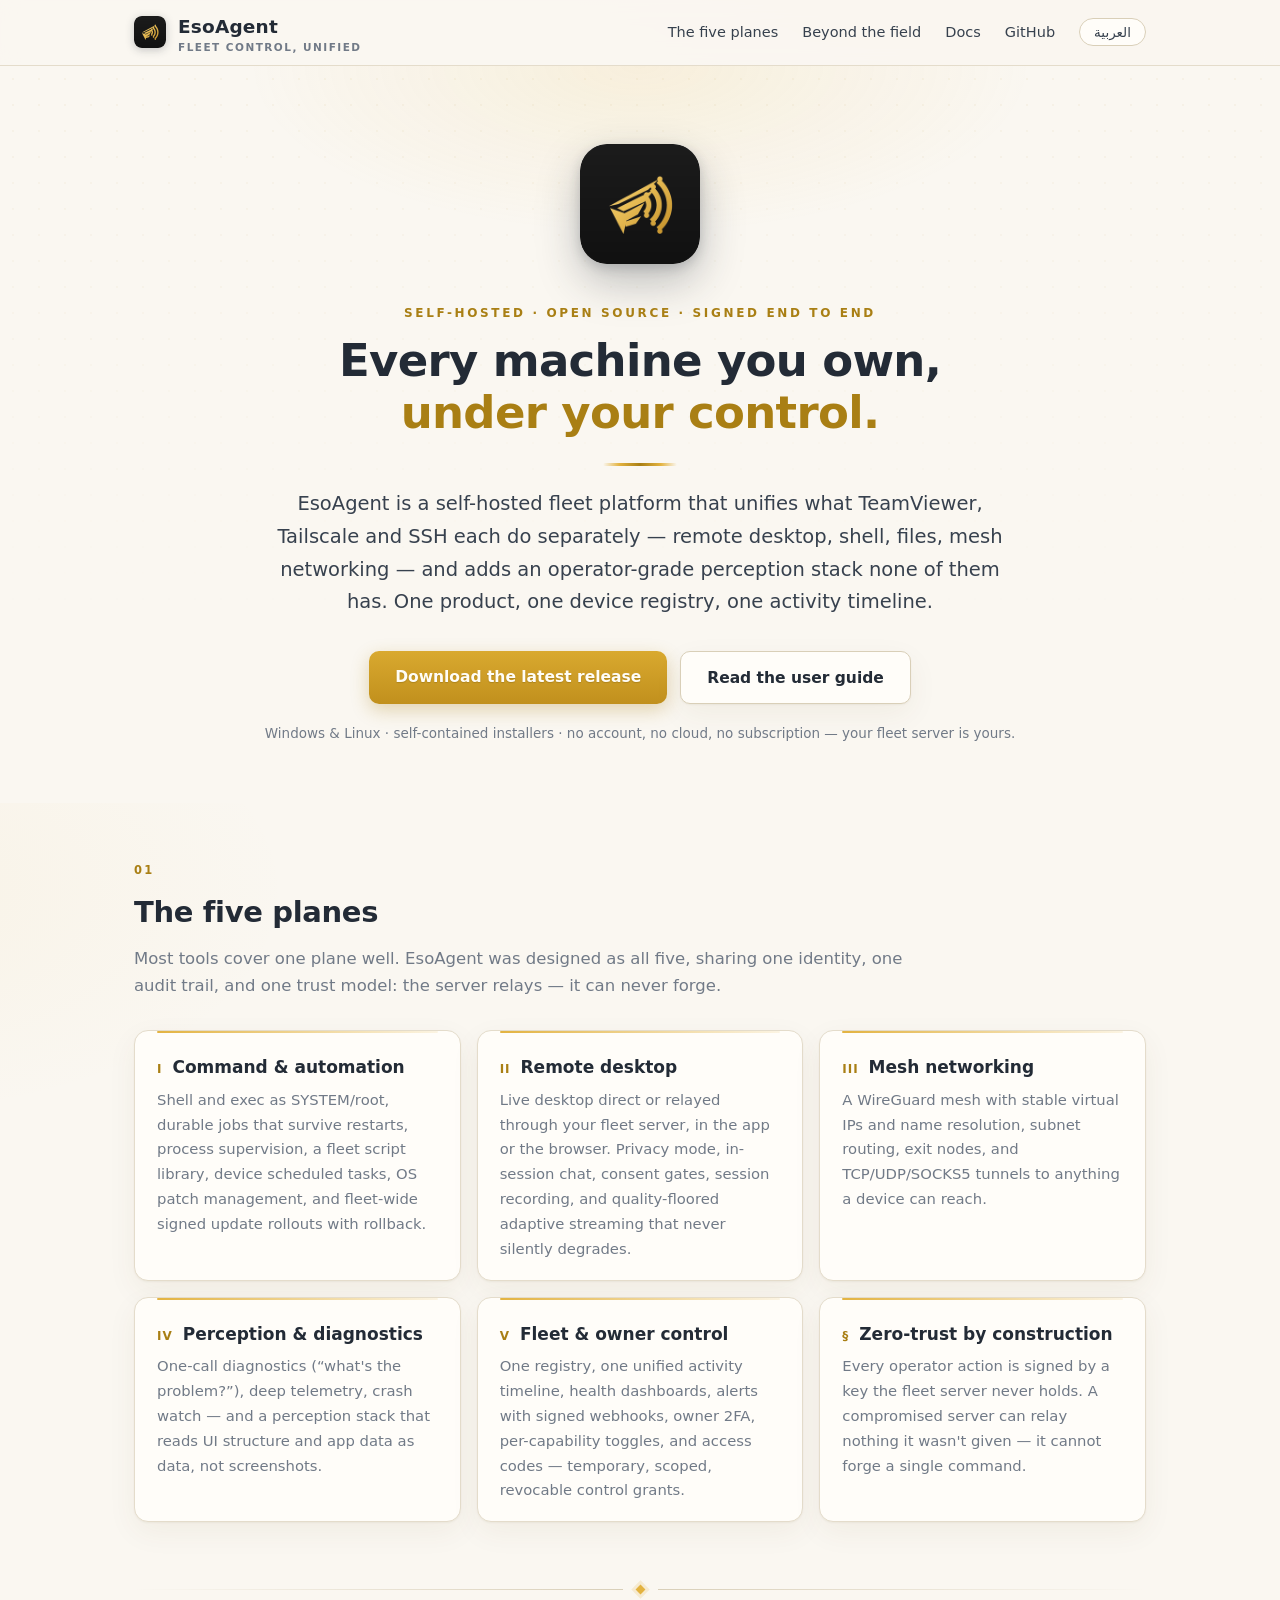
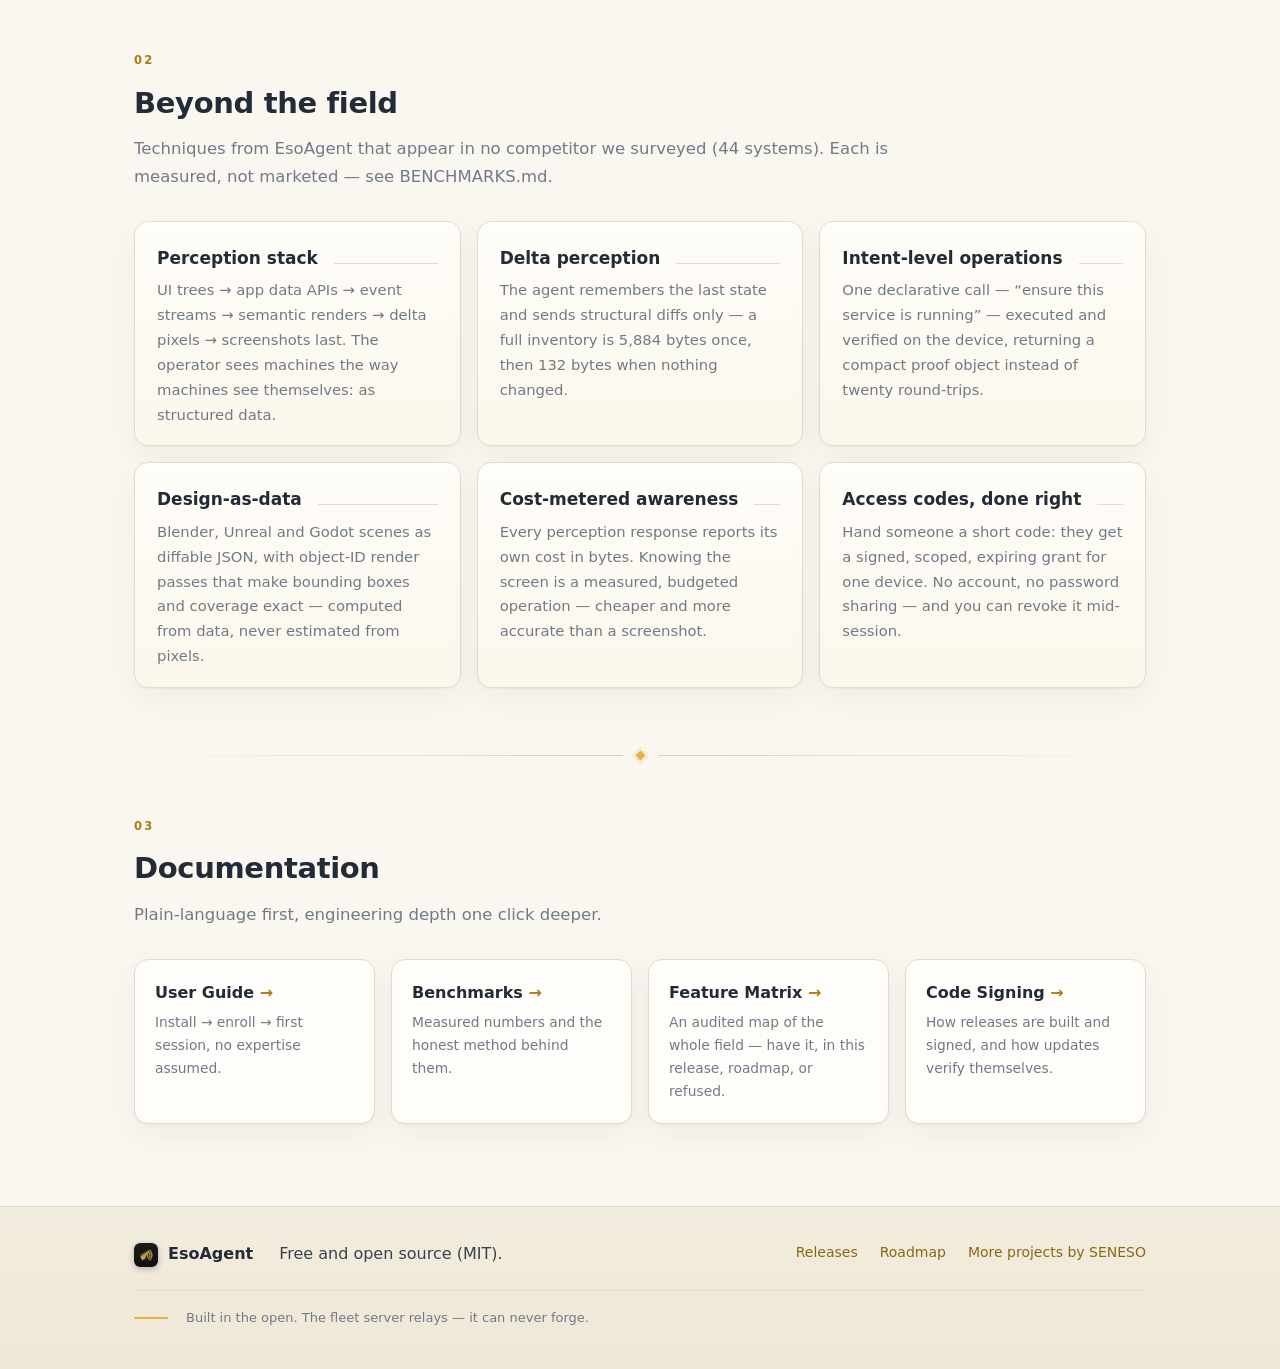
<file: site/index.html>
<!DOCTYPE html>
<html lang="en" dir="ltr">
<head>
<meta charset="utf-8">
<meta name="viewport" content="width=device-width, initial-scale=1">
<title>EsoAgent — every machine you own, under your control</title>
<meta name="description" content="EsoAgent is a self-hosted fleet remote-administration platform: remote desktop, shell, mesh networking, and an operator-grade perception stack — one product, signed end to end.">
<link rel="icon" type="image/png" href="assets/app-icon-256.png">
<style>
  /* EsoAgent project site — soft light scheme (owner's direction,
     2026-11-18): warm off-white and soft sand, soft slate text, and
     gold only as a thin accent thread. The golden-wing mark keeps its
     matte-black tile — presented on the sand like a set stone.
     The PRODUCT UI (app + panels) keeps the dark golden-wing theme;
     this palette governs the websites only. */
  :root {
    --bg: #faf7f1;
    --sand: #f3eddf;
    --sand2: #efe7d6;
    --panel: #fffdf9;
    --line: #e4dccb;
    --line2: #d9cfb8;
    --ink: #232b36;
    --txt: #37414e;
    --mut: #717a87;
    --gold: #a97f14;
    --gold-bright: #e3b341;
    --gold-deep: #8a680e;
    --shadow: 0 1px 2px rgba(84, 66, 18, .05), 0 10px 30px rgba(84, 66, 18, .06);
    --shadow-lift: 0 2px 4px rgba(84, 66, 18, .06), 0 16px 40px rgba(84, 66, 18, .10);
    --radius: 14px;
  }
  * { box-sizing: border-box; margin: 0; padding: 0; }
  html { scroll-behavior: smooth; }
  body {
    color: var(--txt);
    font-family: "Segoe UI", Inter, system-ui, -apple-system, "Helvetica Neue", Arial, sans-serif;
    line-height: 1.68; -webkit-font-smoothing: antialiased;
    background:
      radial-gradient(900px 420px at 85% -120px, rgba(227, 179, 65, .10), transparent 65%),
      radial-gradient(700px 380px at -10% 30%, rgba(227, 179, 65, .06), transparent 60%),
      var(--bg);
  }
  a { color: var(--gold-deep); text-decoration: none; }
  a:hover { text-decoration: underline; }
  .wrap { max-width: 1060px; margin: 0 auto; padding: 0 24px; }

  /* ---- header ---- */
  header.site {
    position: sticky; top: 0; z-index: 10;
    background: rgba(250, 247, 241, .9); backdrop-filter: blur(10px);
    border-bottom: 1px solid var(--line);
  }
  header.site .wrap { display: flex; align-items: center; gap: 12px; padding-top: 11px; padding-bottom: 11px; }
  header.site img.mark { width: 32px; height: 32px; border-radius: 8px; box-shadow: 0 2px 8px rgba(35, 43, 54, .25); }
  header.site .name { font-size: 18.5px; font-weight: 700; color: var(--ink); letter-spacing: .01em; }
  header.site .name small { display: block; font-size: 10.5px; font-weight: 600; color: var(--mut); letter-spacing: .14em; text-transform: uppercase; line-height: 1.1; }
  header.site nav { margin-inline-start: auto; display: flex; gap: 24px; align-items: center; font-size: 14.5px; }
  header.site nav a { color: var(--txt); }
  header.site nav a:hover { color: var(--gold-deep); text-decoration: none; }
  #langBtn {
    background: var(--panel); color: var(--txt); border: 1px solid var(--line2);
    border-radius: 999px; padding: 5px 14px; cursor: pointer; font-size: 13.5px; font-family: inherit;
  }
  #langBtn:hover { border-color: var(--gold-bright); }

  /* ---- hero ---- */
  .hero {
    text-align: center; padding: 78px 0 58px; position: relative;
    background:
      radial-gradient(560px 240px at 50% 0%, rgba(227, 179, 65, .12), transparent 70%),
      linear-gradient(var(--bg), var(--bg));
  }
  .hero::before {  /* fine dotted texture, very quiet */
    content: ""; position: absolute; inset: 0; pointer-events: none; opacity: .5;
    background-image: radial-gradient(rgba(169, 127, 20, .10) 1px, transparent 1.4px);
    background-size: 26px 26px;
    mask-image: linear-gradient(180deg, black, transparent 78%);
    -webkit-mask-image: linear-gradient(180deg, black, transparent 78%);
  }
  .hero .wrap { position: relative; }
  .hero img.mark {
    width: 120px; height: 120px; border-radius: 27px;
    box-shadow: 0 1px 0 rgba(255,255,255,.7) inset, 0 18px 44px rgba(35, 43, 54, .28), 0 4px 12px rgba(35, 43, 54, .18);
  }
  .hero .eyebrow {
    margin-top: 30px; font-size: 12px; font-weight: 700; letter-spacing: .22em;
    text-transform: uppercase; color: var(--gold);
  }
  .hero h1 { font-size: 45px; line-height: 1.16; font-weight: 800; letter-spacing: -.015em; color: var(--ink); margin: 12px 0 0; }
  .hero h1 .gold { color: var(--gold); }
  .thread { width: 74px; height: 3px; border-radius: 2px; margin: 24px auto 0;
    background: linear-gradient(90deg, transparent, var(--gold-bright) 22%, var(--gold) 50%, var(--gold-bright) 78%, transparent); }
  .hero .pitch { font-size: 19.5px; color: var(--txt); max-width: 730px; margin: 22px auto 0; }
  .hero .cta { margin-top: 32px; display: flex; gap: 13px; justify-content: center; flex-wrap: wrap; }
  .btn {
    display: inline-block; padding: 12.5px 26px; border-radius: 10px; font-weight: 700; font-size: 15.5px;
    transition: transform .12s ease, box-shadow .15s ease, background .15s ease;
  }
  .btn:hover { text-decoration: none; transform: translateY(-1px); }
  .btn.primary { background: linear-gradient(180deg, #d9a92f, #c1901d); color: #fffdf7; box-shadow: 0 6px 18px rgba(169, 127, 20, .30); text-shadow: 0 1px 1px rgba(90, 66, 4, .25); }
  .btn.primary:hover { box-shadow: 0 9px 24px rgba(169, 127, 20, .36); }
  .btn.ghost { background: var(--panel); color: var(--ink); border: 1px solid var(--line2); box-shadow: var(--shadow); }
  .btn.ghost:hover { border-color: var(--gold-bright); }
  .hero .fineprint { margin-top: 18px; font-size: 13.5px; color: var(--mut); }

  /* ---- sections ---- */
  section { padding: 58px 0 6px; }
  .eyebrow { font-size: 11.5px; font-weight: 700; letter-spacing: .2em; text-transform: uppercase; color: var(--gold); }
  section h2 { font-size: 29px; font-weight: 800; letter-spacing: -.012em; color: var(--ink); margin: 8px 0 8px; }
  section .sub { color: var(--mut); max-width: 770px; margin-bottom: 30px; font-size: 16.5px; }
  .divider { display: flex; align-items: center; gap: 14px; max-width: 1060px; margin: 58px auto 0; padding: 0 24px; }
  .divider::before, .divider::after { content: ""; height: 1px; flex: 1;
    background: linear-gradient(90deg, transparent, var(--line2)); }
  .divider::after { background: linear-gradient(90deg, var(--line2), transparent); }
  .divider span { width: 7px; height: 7px; transform: rotate(45deg); background: var(--gold-bright); flex: none; box-shadow: 0 0 0 3px rgba(227, 179, 65, .18); }

  .grid { display: grid; grid-template-columns: repeat(auto-fit, minmax(300px, 1fr)); gap: 16px; }
  .card {
    background: var(--panel); border: 1px solid var(--line); border-radius: var(--radius);
    padding: 22px 22px 18px; box-shadow: var(--shadow); position: relative;
    transition: transform .14s ease, box-shadow .16s ease;
  }
  .card:hover { transform: translateY(-2px); box-shadow: var(--shadow-lift); }
  .card h3 { font-size: 17px; color: var(--ink); margin-bottom: 6px; display: flex; align-items: baseline; gap: 10px; }
  .card h3 .no { font-size: 12px; font-weight: 800; color: var(--gold); letter-spacing: .08em; }
  .card p { color: var(--mut); font-size: 14.8px; }
  .planes .card::before {
    content: ""; position: absolute; top: 0; inset-inline: 22px; height: 2px; border-radius: 2px;
    background: linear-gradient(90deg, var(--gold-bright), rgba(227, 179, 65, .12));
  }
  .beyond .card { background: linear-gradient(180deg, #fffdf9, #fbf7ec); }
  .beyond .card h3::after { content: ""; flex: 1; height: 1px; background: var(--line); margin-inline-start: 6px; }

  .docs { display: grid; grid-template-columns: repeat(auto-fit, minmax(215px, 1fr)); gap: 16px; }
  .docs a {
    display: block; background: var(--panel); border: 1px solid var(--line); border-radius: var(--radius);
    padding: 20px; color: var(--txt); box-shadow: var(--shadow);
    transition: transform .14s ease, box-shadow .16s ease, border-color .16s ease;
  }
  .docs a:hover { border-color: var(--gold-bright); text-decoration: none; transform: translateY(-2px); box-shadow: var(--shadow-lift); }
  .docs a .t { font-weight: 700; font-size: 16px; color: var(--ink); }
  .docs a .t::after { content: " →"; color: var(--gold); }
  [dir="rtl"] .docs a .t::after { content: " ←"; }
  .docs a .d { color: var(--mut); font-size: 13.8px; margin-top: 4px; }

  /* ---- footer ---- */
  footer { margin-top: 76px; background: linear-gradient(180deg, var(--sand), var(--sand2)); border-top: 1px solid var(--line); }
  footer .wrap { padding-top: 34px; padding-bottom: 40px; }
  footer .cols { display: flex; gap: 26px; flex-wrap: wrap; align-items: flex-start; }
  footer .brand { display: flex; align-items: center; gap: 10px; color: var(--ink); font-weight: 700; }
  footer img { width: 24px; height: 24px; border-radius: 6px; box-shadow: 0 2px 6px rgba(35,43,54,.3); }
  footer .links { margin-inline-start: auto; display: flex; gap: 22px; font-size: 14px; }
  footer .fine { margin-top: 22px; padding-top: 16px; border-top: 1px solid var(--line); font-size: 13px; color: var(--mut);
    display: flex; gap: 18px; flex-wrap: wrap; }
  footer .fine .thread-mini { width: 34px; height: 2px; border-radius: 2px; background: var(--gold-bright); align-self: center; }

  @media (max-width: 640px) {
    .hero { padding: 54px 0 42px; }
    .hero h1 { font-size: 32px; }
    .hero .pitch { font-size: 17px; }
    header.site nav a:not(#langBtn) { display: none; }
    header.site .name small { display: none; }
  }
</style>
</head>
<body>

<header class="site">
  <div class="wrap">
    <img class="mark" src="assets/app-icon-256.png" alt="EsoAgent — the golden wing">
    <span class="name">EsoAgent<small data-i18n="tagline">Fleet control, unified</small></span>
    <nav>
      <a href="#planes" data-i18n="navPlanes">The five planes</a>
      <a href="#beyond" data-i18n="navBeyond">Beyond the field</a>
      <a href="#docs" data-i18n="navDocs">Docs</a>
      <a href="https://github.com/SENESO/eso-agent" data-i18n="navGithub">GitHub</a>
      <button id="langBtn" onclick="toggleLang()">العربية</button>
    </nav>
  </div>
</header>

<div class="hero">
  <div class="wrap">
    <img class="mark" src="assets/app-icon-256.png" alt="">
    <div class="eyebrow" data-i18n="heroEyebrow">Self-hosted · Open source · Signed end to end</div>
    <h1 data-i18n="heroTitle">Every machine you own,<br><span class="gold">under your control.</span></h1>
    <div class="thread"></div>
    <p class="pitch" data-i18n="heroPitch">EsoAgent is a self-hosted fleet platform that unifies what TeamViewer, Tailscale and SSH each do separately — remote desktop, shell, files, mesh networking — and adds an operator-grade perception stack none of them has. One product, one device registry, one activity timeline.</p>
    <div class="cta">
      <a class="btn primary" href="https://github.com/SENESO/eso-agent/releases/latest" data-i18n="ctaDownload">Download the latest release</a>
      <a class="btn ghost" href="https://github.com/SENESO/eso-agent/blob/main/USER-GUIDE.md" data-i18n="ctaGuide">Read the user guide</a>
    </div>
    <p class="fineprint" data-i18n="heroFine">Windows &amp; Linux · self-contained installers · no account, no cloud, no subscription — your fleet server is yours.</p>
  </div>
</div>

<section id="planes">
  <div class="wrap">
    <div class="eyebrow">01</div>
    <h2 data-i18n="planesTitle">The five planes</h2>
    <p class="sub" data-i18n="planesSub">Most tools cover one plane well. EsoAgent was designed as all five, sharing one identity, one audit trail, and one trust model: the server relays — it can never forge.</p>
    <div class="grid planes">
      <div class="card">
        <h3><span class="no">I</span><span data-i18n="p1t">Command &amp; automation</span></h3>
        <p data-i18n="p1d">Shell and exec as SYSTEM/root, durable jobs that survive restarts, process supervision, a fleet script library, device scheduled tasks, OS patch management, and fleet-wide signed update rollouts with rollback.</p>
      </div>
      <div class="card">
        <h3><span class="no">II</span><span data-i18n="p2t">Remote desktop</span></h3>
        <p data-i18n="p2d">Live desktop direct or relayed through your fleet server, in the app or the browser. Privacy mode, in-session chat, consent gates, session recording, and quality-floored adaptive streaming that never silently degrades.</p>
      </div>
      <div class="card">
        <h3><span class="no">III</span><span data-i18n="p3t">Mesh networking</span></h3>
        <p data-i18n="p3d">A WireGuard mesh with stable virtual IPs and name resolution, subnet routing, exit nodes, and TCP/UDP/SOCKS5 tunnels to anything a device can reach.</p>
      </div>
      <div class="card">
        <h3><span class="no">IV</span><span data-i18n="p4t">Perception &amp; diagnostics</span></h3>
        <p data-i18n="p4d">One-call diagnostics (“what's the problem?”), deep telemetry, crash watch — and a perception stack that reads UI structure and app data as data, not screenshots.</p>
      </div>
      <div class="card">
        <h3><span class="no">V</span><span data-i18n="p5t">Fleet &amp; owner control</span></h3>
        <p data-i18n="p5d">One registry, one unified activity timeline, health dashboards, alerts with signed webhooks, owner 2FA, per-capability toggles, and access codes — temporary, scoped, revocable control grants.</p>
      </div>
      <div class="card">
        <h3><span class="no">§</span><span data-i18n="p6t">Zero-trust by construction</span></h3>
        <p data-i18n="p6d">Every operator action is signed by a key the fleet server never holds. A compromised server can relay nothing it wasn't given — it cannot forge a single command.</p>
      </div>
    </div>
  </div>
</section>

<div class="divider"><span></span></div>

<section id="beyond">
  <div class="wrap">
    <div class="eyebrow">02</div>
    <h2 data-i18n="beyondTitle">Beyond the field</h2>
    <p class="sub" data-i18n="beyondSub">Techniques from EsoAgent that appear in no competitor we surveyed (44 systems). Each is measured, not marketed — see BENCHMARKS.md.</p>
    <div class="grid beyond">
      <div class="card">
        <h3 data-i18n="b1t">Perception stack</h3>
        <p data-i18n="b1d">UI trees → app data APIs → event streams → semantic renders → delta pixels → screenshots last. The operator sees machines the way machines see themselves: as structured data.</p>
      </div>
      <div class="card">
        <h3 data-i18n="b2t">Delta perception</h3>
        <p data-i18n="b2d">The agent remembers the last state and sends structural diffs only — a full inventory is 5,884 bytes once, then 132 bytes when nothing changed.</p>
      </div>
      <div class="card">
        <h3 data-i18n="b3t">Intent-level operations</h3>
        <p data-i18n="b3d">One declarative call — “ensure this service is running” — executed and verified on the device, returning a compact proof object instead of twenty round-trips.</p>
      </div>
      <div class="card">
        <h3 data-i18n="b4t">Design-as-data</h3>
        <p data-i18n="b4d">Blender, Unreal and Godot scenes as diffable JSON, with object-ID render passes that make bounding boxes and coverage exact — computed from data, never estimated from pixels.</p>
      </div>
      <div class="card">
        <h3 data-i18n="b5t">Cost-metered awareness</h3>
        <p data-i18n="b5d">Every perception response reports its own cost in bytes. Knowing the screen is a measured, budgeted operation — cheaper and more accurate than a screenshot.</p>
      </div>
      <div class="card">
        <h3 data-i18n="b6t">Access codes, done right</h3>
        <p data-i18n="b6d">Hand someone a short code: they get a signed, scoped, expiring grant for one device. No account, no password sharing — and you can revoke it mid-session.</p>
      </div>
    </div>
  </div>
</section>

<div class="divider"><span></span></div>

<section id="docs">
  <div class="wrap">
    <div class="eyebrow">03</div>
    <h2 data-i18n="docsTitle">Documentation</h2>
    <p class="sub" data-i18n="docsSub">Plain-language first, engineering depth one click deeper.</p>
    <div class="docs">
      <a href="https://github.com/SENESO/eso-agent/blob/main/USER-GUIDE.md">
        <div class="t" data-i18n="d1t">User Guide</div>
        <div class="d" data-i18n="d1d">Install → enroll → first session, no expertise assumed.</div>
      </a>
      <a href="https://github.com/SENESO/eso-agent/blob/main/BENCHMARKS.md">
        <div class="t" data-i18n="d2t">Benchmarks</div>
        <div class="d" data-i18n="d2d">Measured numbers and the honest method behind them.</div>
      </a>
      <a href="https://github.com/SENESO/eso-agent/blob/main/FEATURE-MATRIX.md">
        <div class="t" data-i18n="d3t">Feature Matrix</div>
        <div class="d" data-i18n="d3d">An audited map of the whole field — have it, in this release, roadmap, or refused.</div>
      </a>
      <a href="https://github.com/SENESO/eso-agent/blob/main/CODE_SIGNING.md">
        <div class="t" data-i18n="d4t">Code Signing</div>
        <div class="d" data-i18n="d4d">How releases are built and signed, and how updates verify themselves.</div>
      </a>
    </div>
  </div>
</section>

<footer>
  <div class="wrap">
    <div class="cols">
      <span class="brand"><img src="assets/app-icon-256.png" alt="">EsoAgent</span>
      <span data-i18n="footFree">Free and open source (MIT).</span>
      <span class="links">
        <a href="https://github.com/SENESO/eso-agent/releases" data-i18n="footRel">Releases</a>
        <a href="https://github.com/SENESO/eso-agent/blob/main/ROADMAP.md" data-i18n="footRoad">Roadmap</a>
        <a href="https://seneso.github.io/" data-i18n="footAuthor">More projects by SENESO</a>
      </span>
    </div>
    <div class="fine">
      <span class="thread-mini"></span>
      <span data-i18n="footNote">Built in the open. The fleet server relays — it can never forge.</span>
    </div>
  </div>
</footer>

<script>
  var I18N = {
    ar: {
      tagline: "تحكم موحّد بالأسطول",
      navPlanes: "المستويات الخمسة", navBeyond: "ما وراء المجال", navDocs: "المستندات", navGithub: "GitHub",
      heroEyebrow: "ذاتي الاستضافة · مفتوح المصدر · موقّع من الطرف للطرف",
      heroTitle: "كل أجهزتك،<br><span class=\"gold\">تحت سيطرتك.</span>",
      heroPitch: "EsoAgent منصة أسطول ذاتية الاستضافة توحّد ما تفعله TeamViewer وTailscale وSSH منفصلةً — سطح مكتب عن بُعد وطرفية وملفات وشبكة Mesh — وتضيف منظومة إدراك للمشغّل لا يملكها أيٌّ منها. منتج واحد، سجل أجهزة واحد، خط نشاط واحد.",
      ctaDownload: "حمّل أحدث إصدار", ctaGuide: "اقرأ دليل المستخدم",
      heroFine: "ويندوز ولينكس · مثبّتات مكتفية ذاتيًا · بلا حساب ولا سحابة ولا اشتراك — خادم أسطولك ملكك.",
      planesTitle: "المستويات الخمسة",
      planesSub: "أغلب الأدوات تتقن مستوى واحدًا. EsoAgent صُمم بالمستويات الخمسة معًا، بهوية واحدة وسجل تدقيق واحد ونموذج ثقة واحد: الخادم يُمرّر — ولا يستطيع التزوير أبدًا.",
      p1t: "الأوامر والأتمتة", p1d: "طرفية وتنفيذ بصلاحيات SYSTEM/root، مهام دائمة تنجو من إعادة التشغيل، إشراف على العمليات، مكتبة سكربتات للأسطول، مهام مجدولة على الجهاز، إدارة تحديثات نظام التشغيل، ونشر تحديثات موقّعة للأسطول كله مع التراجع.",
      p2t: "سطح المكتب عن بُعد", p2d: "سطح مكتب حي مباشرةً أو عبر خادم أسطولك، في التطبيق أو المتصفح. وضع خصوصية، محادثة داخل الجلسة، بوابات موافقة، تسجيل للجلسات، وبث تكيفي بأرضية جودة لا يهبط تحتها بصمت.",
      p3t: "شبكة Mesh", p3d: "شبكة WireGuard بعناوين افتراضية ثابتة وحلّ أسماء، توجيه شبكات فرعية، عقد خروج، وأنفاق TCP/UDP/SOCKS5 لأي شيء يصله الجهاز.",
      p4t: "الإدراك والتشخيص", p4d: "تشخيص بمكالمة واحدة («ما المشكلة؟»)، قياسات عميقة، مراقبة أعطال — ومنظومة إدراك تقرأ بنية الواجهة وبيانات التطبيقات كبيانات، لا كلقطات شاشة.",
      p5t: "الأسطول وتحكم المالك", p5d: "سجل واحد وخط نشاط موحّد ولوحات صحة وتنبيهات بخطافات موقّعة ومصادقة ثنائية للمالك ومفاتيح قدرات، وأكواد وصول — منح تحكم مؤقتة ومحدودة النطاق وقابلة للإلغاء.",
      p6t: "انعدام ثقة بالبناء", p6d: "كل إجراء من المشغّل موقّع بمفتاح لا يملكه خادم الأسطول أبدًا. الخادم المخترَق لا يستطيع تمرير ما لم يُعطَ له — ولا تزوير أمر واحد.",
      beyondTitle: "ما وراء المجال",
      beyondSub: "تقنيات في EsoAgent لا تظهر في أي منافس شمله مسحنا (44 نظامًا). كلها مقاسة لا مسوّقة — راجع BENCHMARKS.md.",
      b1t: "منظومة الإدراك", b1d: "أشجار واجهة ← واجهات بيانات التطبيقات ← تدفقات أحداث ← عروض دلالية ← بكسلات دلتا ← ولقطات الشاشة أخيرًا. المشغّل يرى الأجهزة كما ترى نفسها: بيانات منظمة.",
      b2t: "إدراك الدلتا", b2d: "الوكيل يتذكر آخر حالة ويرسل الفروق البنيوية فقط — الجرد الكامل 5,884 بايت مرة واحدة، ثم 132 بايت عند عدم التغيّر.",
      b3t: "عمليات بمستوى النية", b3d: "مكالمة تصريحية واحدة — «تأكد أن هذه الخدمة تعمل» — تُنفَّذ وتُتحقق على الجهاز وتعيد كائن إثبات مدمجًا بدل عشرين رحلة ذهابًا وإيابًا.",
      b4t: "التصميم كبيانات", b4d: "مشاهد Blender وUnreal وGodot كـ JSON قابلة للمقارنة، مع عروض معرّفات كائنات تجعل الصناديق المحيطة والتغطية دقيقة — محسوبة من البيانات لا مقدّرة من البكسلات.",
      b5t: "وعي مقاس التكلفة", b5d: "كل رد إدراك يعلن تكلفته بالبايت. معرفة الشاشة عملية مقاسة ومُميزنة — أرخص وأدق من لقطة شاشة.",
      b6t: "أكواد وصول، بشكل صحيح", b6d: "امنح أحدهم كودًا قصيرًا: يحصل على منحة موقّعة محدودة النطاق ومنتهية لجهاز واحد. بلا حساب ولا مشاركة كلمة مرور — وتستطيع إلغاءها وسط الجلسة.",
      docsTitle: "المستندات", docsSub: "لغة بسيطة أولًا، وعمق هندسي على بُعد نقرة.",
      d1t: "دليل المستخدم", d1d: "التثبيت ← التسجيل ← أول جلسة، بلا خبرة مفترضة.",
      d2t: "القياسات", d2d: "أرقام مقاسة والمنهج الصادق خلفها.",
      d3t: "مصفوفة المزايا", d3d: "خريطة مدققة للمجال كله — موجود، في هذا الإصدار، على الخطة، أو مرفوض.",
      d4t: "توقيع الكود", d4d: "كيف تُبنى الإصدارات وتُوقّع، وكيف تتحقق التحديثات من نفسها.",
      footFree: "حر ومفتوح المصدر (MIT).", footRel: "الإصدارات", footRoad: "خطة الطريق", footAuthor: "مشاريع أخرى من SENESO",
      footNote: "مبني في العلن. خادم الأسطول يُمرّر — ولا يستطيع التزوير أبدًا."
    }
  };
  var lang = localStorage.getItem("eso-site-lang") || "en";
  function applyLang() {
    var dict = I18N[lang];
    document.documentElement.lang = lang;
    document.documentElement.dir = lang === "ar" ? "rtl" : "ltr";
    document.getElementById("langBtn").textContent = lang === "ar" ? "English" : "العربية";
    if (!dict) return;
    document.querySelectorAll("[data-i18n]").forEach(function (el) {
      var k = el.getAttribute("data-i18n");
      if (dict[k]) el.innerHTML = dict[k];
    });
  }
  function toggleLang() {
    lang = lang === "ar" ? "en" : "ar";
    localStorage.setItem("eso-site-lang", lang);
    applyLang();
  }
  applyLang();
</script>
</body>
</html>
</file>
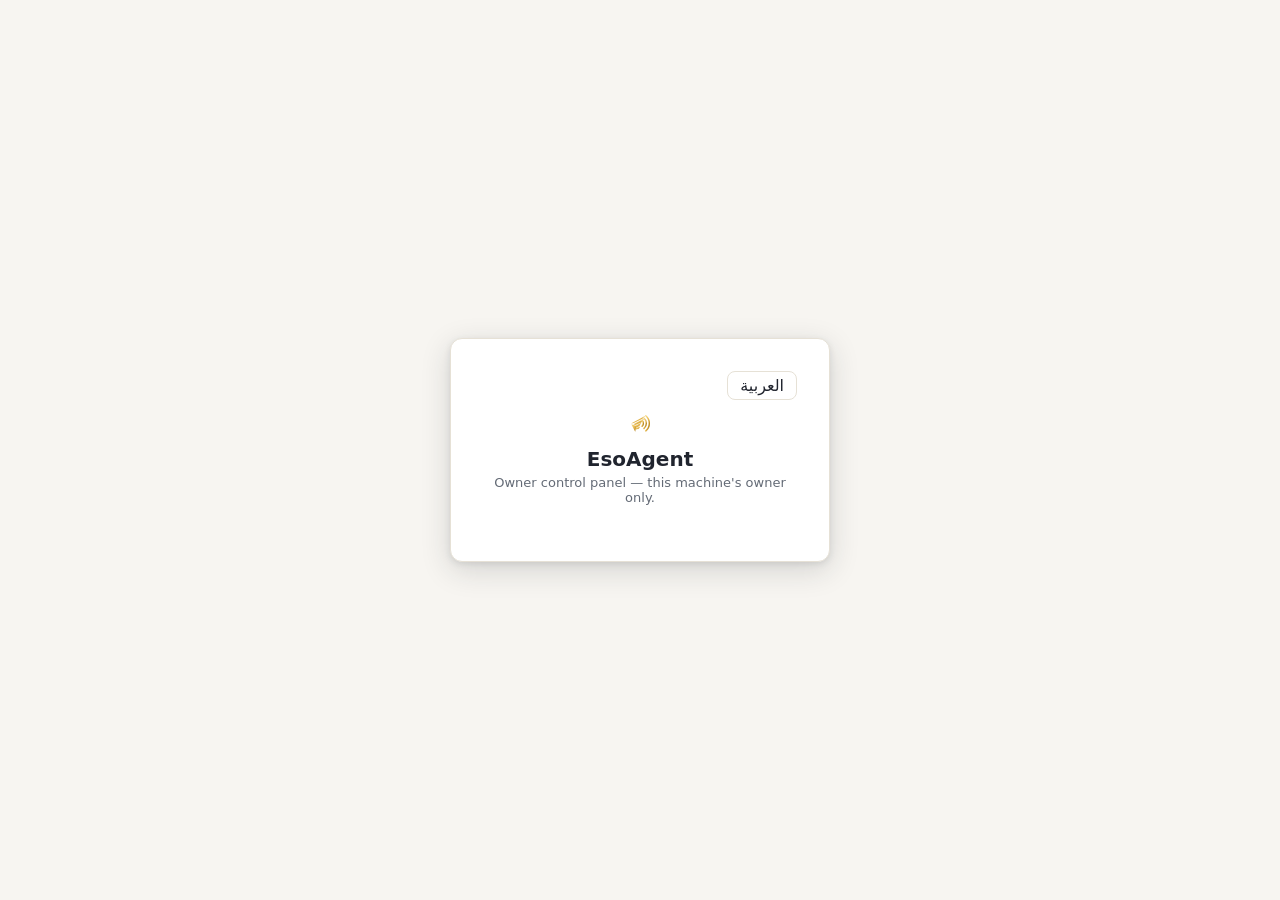
<file: src/EsoAgent.Core/DashboardLogin.html>
<!DOCTYPE html>
<html lang="en">
<head>
<link rel="icon" type="image/svg+xml" href="data:image/svg+xml,%3Csvg%20xmlns%3D%22http%3A%2F%2Fwww.w3.org%2F2000%2Fsvg%22%20viewBox%3D%220%200%20100%20100%22%3E%20%20%20%3C%21--%20EsoAgent%20golden%20wing%20%E2%80%94%20owner%20pick%202026-11-18.%20Generated%20by%20scripts%2Frender-brand.py%3B%20edit%20geometry%20there.%20--%3E%20%20%20%3Cdefs%3E%3ClinearGradient%20id%3D%22gold%22%20x1%3D%220%22%20y1%3D%220%22%20x2%3D%221%22%20y2%3D%221%22%3E%3Cstop%20offset%3D%220%22%20stop-color%3D%22%23F7DC8F%22%2F%3E%3Cstop%20offset%3D%220.45%22%20stop-color%3D%22%23E9BE57%22%2F%3E%3Cstop%20offset%3D%220.75%22%20stop-color%3D%22%23C9962E%22%2F%3E%3Cstop%20offset%3D%221%22%20stop-color%3D%22%239A7418%22%2F%3E%3C%2FlinearGradient%3E%3C%2Fdefs%3E%20%20%20%3Cg%20fill%3D%22url%28%23gold%29%22%3E%20%20%20%3Cpolygon%20points%3D%2220%2C52%2068%2C26%2058%2C36%2029%2C50%22%2F%3E%20%20%20%3Cpolygon%20points%3D%2228%2C54%2064%2C36%2054%2C48%2034%2C57%22%2F%3E%20%20%20%3Cpolygon%20points%3D%2235%2C59%2054%2C49%2048%2C60%2037%2C66%22%2F%3E%20%20%20%3Cpolygon%20points%3D%2236%2C67%2051%2C62%2046%2C69%2036%2C72%22%2F%3E%20%20%20%3Cpolygon%20points%3D%2221%2C54%2038%2C60%2034%2C79%22%2F%3E%20%20%20%3C%2Fg%3E%20%20%20%3Cg%20stroke%3D%22url%28%23gold%29%22%3E%20%20%20%3Cpath%20d%3D%22M%2056.4%2C41.0%20A%2013%2C13%200%200%201%2056.4%2C61.0%22%20fill%3D%22none%22%20stroke-width%3D%225.0%22%20stroke-linecap%3D%22round%22%2F%3E%20%20%20%3Cpath%20d%3D%22M%2062.8%2C33.4%20A%2023%2C23%200%200%201%2062.8%2C68.6%22%20fill%3D%22none%22%20stroke-width%3D%225.0%22%20stroke-linecap%3D%22round%22%2F%3E%20%20%20%3Cpath%20d%3D%22M%2069.2%2C25.7%20A%2033%2C33%200%200%201%2069.2%2C76.3%22%20fill%3D%22none%22%20stroke-width%3D%225.0%22%20stroke-linecap%3D%22round%22%2F%3E%20%20%20%3C%2Fg%3E%20%3C%2Fsvg%3E%20">
<meta charset="utf-8">
<meta name="viewport" content="width=device-width, initial-scale=1">
<title>EsoAgent — Owner Login</title>
<style>
  /* ESO:TOKENS */
/* EsoAgent design tokens — the single source for every surface.
   Web panels consume the light theme (:root). The dark variant below is the
   refined-dark token set the desktop App's resource dictionary mirrors
   (src/EsoAgent.App/Themes/EsoTokens.axaml). Gold is an accent only:
   primary actions, active states, the wing mark — never a theme.
   Contrast gate: every text/background pair >= 4.5:1, verified by
   scripts/check-contrast.py. Semantic colours pair a fill value (dots,
   borders) with a -tx value darkened/lightened until it passes as text. */
:root {
  /* surfaces & text (light — the website law: soft, comfortable, light) */
  --bg: #F7F5F1;
  --surface: #FFFFFF;
  --surface-2: #FBFAF7;
  --line: #E6E1D6;
  --txt: #20242E;
  --mut: #646B76;
  /* brand accent */
  --acc: #8A6508;
  --acc-solid: #E3B341;
  --on-acc: #1A1A1A;
  --acc-bg: #FAF1DA;
  /* state semantics: fill / text-safe / tint */
  --ok: #2F9E44;
  --ok-tx: #1E7A34;
  --ok-bg: #E7F5EC;
  --warn: #E08A00;
  --warn-tx: #8F5E00;
  --warn-bg: #FBF0DC;
  --bad: #D64545;
  --bad-tx: #B02A2A;
  --bad-bg: #FBEAEA;
  --bad-bg-strong: #F9DADA;
  --mut-bg: #F0EEE8;
  /* type scale (system UI stack on both platforms) */
  --fs-1: 12px;
  --fs-2: 13px;
  --fs-3: 14px;
  --fs-4: 16px;
  --fs-5: 20px;
  --fs-6: 24px;
  /* spacing: 4-pt scale */
  --sp-1: 4px;
  --sp-2: 8px;
  --sp-3: 12px;
  --sp-4: 16px;
  --sp-5: 24px;
  --sp-6: 32px;
  /* radii: 8 controls, 12 cards, 999 badges */
  --r-ctl: 8px;
  --r-card: 12px;
  --r-badge: 999px;
  /* elevation: one soft shadow level, dialogs/menus only */
  --shadow: 0 8px 30px rgba(32, 36, 46, .16), 0 2px 6px rgba(32, 36, 46, .10);
  --row-h: 36px;
}
[data-theme="dark"] {
  /* refined dark — same tokens, App variant */
  --bg: #131519;
  --surface: #1B1E24;
  --surface-2: #21252D;
  --line: #2C3038;
  --txt: #ECEEF2;
  --mut: #9BA1AC;
  --acc: #E3B341;
  --acc-solid: #E3B341;
  --on-acc: #1A1A1A;
  --acc-bg: #33290F;
  --ok: #3FB950;
  --ok-tx: #4CC38A;
  --ok-bg: #14301F;
  --warn: #D29922;
  --warn-tx: #E3B341;
  --warn-bg: #38300F;
  --bad: #F87171;
  --bad-tx: #F08A8A;
  --bad-bg: #3A1F22;
  --bad-bg-strong: #4A262B;
  --mut-bg: #262A31;
  --shadow: 0 8px 30px rgba(0, 0, 0, .5), 0 2px 6px rgba(0, 0, 0, .4);
}
  /* /ESO:TOKENS */
  /* ESO:LOGIN */
/* EsoAgent login pages — light theme on the shared tokens. The form markup is
   injected by the server (Panel.cs / Dashboard.cs) as bare label/input/button
   elements inside .card, so this sheet styles elements, not classes.
   Synced into FleetLogin.html and DashboardLogin.html by
   scripts/sync-web-assets.py; edit here, never in the HTML copies. */
* { box-sizing: border-box; }
body { font-family: system-ui, sans-serif; background: var(--bg); color: var(--txt); display: flex; align-items: center; justify-content: center; min-height: 100vh; margin: 0; padding: var(--sp-4); }
.card { background: var(--surface); border: 1px solid var(--line); border-radius: var(--r-card); box-shadow: var(--shadow); padding: var(--sp-6); width: min(94vw, 380px); }
h1 { font-size: var(--fs-5); margin: 0 0 var(--sp-1); text-align: center; }
p.sub { color: var(--mut); margin: 0 0 var(--sp-5); font-size: var(--fs-2); text-align: center; }
label { display: block; font-size: var(--fs-2); font-weight: 600; margin-bottom: var(--sp-1); color: var(--mut); }
input { width: 100%; padding: var(--sp-2) var(--sp-3); border-radius: var(--r-ctl); border: 1px solid var(--line); background: var(--surface); color: var(--txt); margin-bottom: var(--sp-4); font: inherit; }
button { width: 100%; padding: var(--sp-3); border: 1px solid var(--acc-solid); border-radius: var(--r-ctl); background: var(--acc-solid); color: var(--on-acc); font-weight: 700; cursor: pointer; font: inherit; }
button:hover { filter: brightness(1.04); }
.error { background: var(--bad-bg); border: 1px solid var(--bad); color: var(--bad-tx); padding: var(--sp-2) var(--sp-3); border-radius: var(--r-ctl); margin-bottom: var(--sp-4); font-size: var(--fs-2); font-weight: 600; }
.langrow { text-align: right; margin-bottom: var(--sp-2); }
.langrow button { width: auto; padding: var(--sp-1) var(--sp-3); background: var(--surface); border: 1px solid var(--line); color: var(--txt); font-weight: 400; }
.brandwrap { display: flex; justify-content: center; margin-bottom: var(--sp-2); }
.brandmark { display: inline-flex; border-radius: 10px; overflow: hidden; box-shadow: 0 1px 4px rgba(32, 36, 46, .18); }
:focus-visible { outline: 2px solid var(--acc); outline-offset: 1px; }
button, input { transition: border-color .15s ease, background .15s ease; }
  /* /ESO:LOGIN */
</style>
</head>
<body>
  <div class="card">
    <div class="langrow"><button type="button" id="langToggle">العربية</button></div>
    <div style="display:flex;justify-content:center;margin-bottom:.6rem"><span style="display:inline-flex;border-radius:10px;overflow:hidden"><svg width="30" height="30" aria-hidden="true" xmlns="http://www.w3.org/2000/svg" viewBox="0 0 100 100">      <defs><linearGradient id="gold" x1="0" y1="0" x2="1" y2="1"><stop offset="0" stop-color="#F7DC8F"/><stop offset="0.45" stop-color="#E9BE57"/><stop offset="0.75" stop-color="#C9962E"/><stop offset="1" stop-color="#9A7418"/></linearGradient></defs>   <g fill="url(#gold)">   <polygon points="20,52 68,26 58,36 29,50"/>   <polygon points="28,54 64,36 54,48 34,57"/>   <polygon points="35,59 54,49 48,60 37,66"/>   <polygon points="36,67 51,62 46,69 36,72"/>   <polygon points="21,54 38,60 34,79"/>   </g>   <g stroke="url(#gold)">   <path d="M 56.4,41.0 A 13,13 0 0 1 56.4,61.0" fill="none" stroke-width="5.0" stroke-linecap="round"/>   <path d="M 62.8,33.4 A 23,23 0 0 1 62.8,68.6" fill="none" stroke-width="5.0" stroke-linecap="round"/>   <path d="M 69.2,25.7 A 33,33 0 0 1 69.2,76.3" fill="none" stroke-width="5.0" stroke-linecap="round"/>   </g> </svg></span></div><h1 data-i18n="title">EsoAgent</h1>
    <p class="sub" data-i18n="sub">Owner control panel — this machine's owner only.</p>
    <!--ERROR-->
    <!--FORM-->
  </div>
<script>
  // Minimal EN/AR toggle for the login card (v1.2). The full panels carry the full dictionary.
  const L = {
    en: { title: 'EsoAgent', sub: "Owner control panel — this machine's owner only.", pw: 'Owner password', signin: 'Sign in', code: 'Authenticator code (6 digits)', verify: 'Verify', codesub: 'Enter the 6-digit code from your authenticator app.' },
    ar: { title: 'EsoAgent', sub: 'لوحة تحكم المالك — لمالك هذا الجهاز فقط.', pw: 'كلمة مرور المالك', signin: 'تسجيل الدخول', code: 'رمز المصادقة (٦ أرقام)', verify: 'تحقق', codesub: 'أدخل الرمز المكوّن من ٦ أرقام من تطبيق المصادقة.' }
  };
  let lang = localStorage.getItem('eso-lang') || 'en';
  function applyLang() {
    const d = L[lang];
    document.documentElement.lang = lang;
    document.documentElement.dir = lang === 'ar' ? 'rtl' : 'ltr';
    document.querySelectorAll('[data-i18n]').forEach(el => { if (d[el.dataset.i18n]) el.textContent = d[el.dataset.i18n]; });
    document.getElementById('langToggle').textContent = lang === 'ar' ? 'English' : 'العربية';
  }
  document.getElementById('langToggle').onclick = () => { lang = lang === 'ar' ? 'en' : 'ar'; localStorage.setItem('eso-lang', lang); applyLang(); };
  applyLang();
</script>
</body>
</html>
</file>
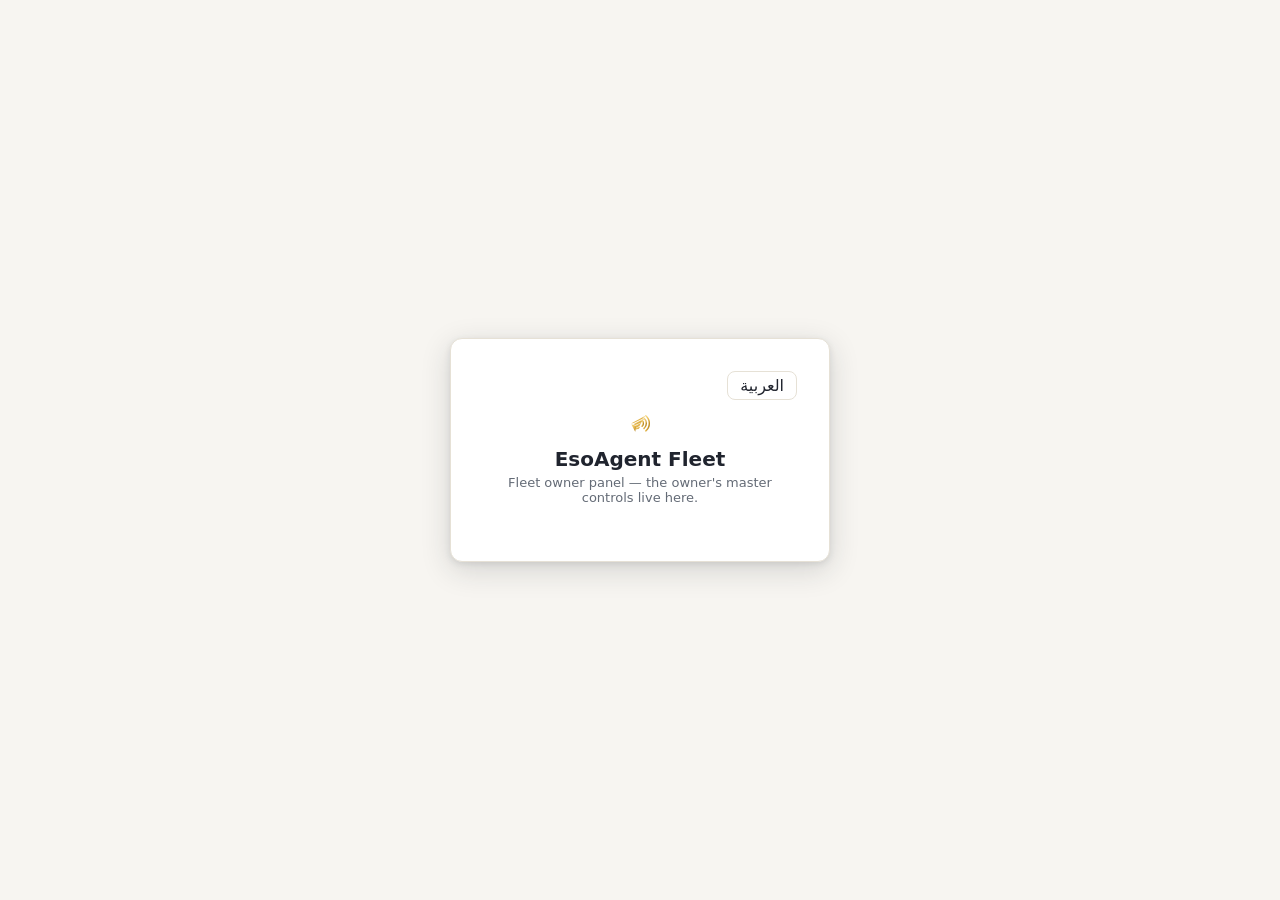
<file: src/EsoAgent.Server/FleetLogin.html>
<!DOCTYPE html>
<html lang="en">
<head>
<link rel="icon" type="image/svg+xml" href="data:image/svg+xml,%3Csvg%20xmlns%3D%22http%3A%2F%2Fwww.w3.org%2F2000%2Fsvg%22%20viewBox%3D%220%200%20100%20100%22%3E%20%20%20%3C%21--%20EsoAgent%20golden%20wing%20%E2%80%94%20owner%20pick%202026-11-18.%20Generated%20by%20scripts%2Frender-brand.py%3B%20edit%20geometry%20there.%20--%3E%20%20%20%3Cdefs%3E%3ClinearGradient%20id%3D%22gold%22%20x1%3D%220%22%20y1%3D%220%22%20x2%3D%221%22%20y2%3D%221%22%3E%3Cstop%20offset%3D%220%22%20stop-color%3D%22%23F7DC8F%22%2F%3E%3Cstop%20offset%3D%220.45%22%20stop-color%3D%22%23E9BE57%22%2F%3E%3Cstop%20offset%3D%220.75%22%20stop-color%3D%22%23C9962E%22%2F%3E%3Cstop%20offset%3D%221%22%20stop-color%3D%22%239A7418%22%2F%3E%3C%2FlinearGradient%3E%3C%2Fdefs%3E%20%20%20%3Cg%20fill%3D%22url%28%23gold%29%22%3E%20%20%20%3Cpolygon%20points%3D%2220%2C52%2068%2C26%2058%2C36%2029%2C50%22%2F%3E%20%20%20%3Cpolygon%20points%3D%2228%2C54%2064%2C36%2054%2C48%2034%2C57%22%2F%3E%20%20%20%3Cpolygon%20points%3D%2235%2C59%2054%2C49%2048%2C60%2037%2C66%22%2F%3E%20%20%20%3Cpolygon%20points%3D%2236%2C67%2051%2C62%2046%2C69%2036%2C72%22%2F%3E%20%20%20%3Cpolygon%20points%3D%2221%2C54%2038%2C60%2034%2C79%22%2F%3E%20%20%20%3C%2Fg%3E%20%20%20%3Cg%20stroke%3D%22url%28%23gold%29%22%3E%20%20%20%3Cpath%20d%3D%22M%2056.4%2C41.0%20A%2013%2C13%200%200%201%2056.4%2C61.0%22%20fill%3D%22none%22%20stroke-width%3D%225.0%22%20stroke-linecap%3D%22round%22%2F%3E%20%20%20%3Cpath%20d%3D%22M%2062.8%2C33.4%20A%2023%2C23%200%200%201%2062.8%2C68.6%22%20fill%3D%22none%22%20stroke-width%3D%225.0%22%20stroke-linecap%3D%22round%22%2F%3E%20%20%20%3Cpath%20d%3D%22M%2069.2%2C25.7%20A%2033%2C33%200%200%201%2069.2%2C76.3%22%20fill%3D%22none%22%20stroke-width%3D%225.0%22%20stroke-linecap%3D%22round%22%2F%3E%20%20%20%3C%2Fg%3E%20%3C%2Fsvg%3E%20">
<meta charset="utf-8">
<meta name="viewport" content="width=device-width, initial-scale=1">
<title>EsoAgent Fleet — Owner Login</title>
<style>
  /* ESO:TOKENS */
/* EsoAgent design tokens — the single source for every surface.
   Web panels consume the light theme (:root). The dark variant below is the
   refined-dark token set the desktop App's resource dictionary mirrors
   (src/EsoAgent.App/Themes/EsoTokens.axaml). Gold is an accent only:
   primary actions, active states, the wing mark — never a theme.
   Contrast gate: every text/background pair >= 4.5:1, verified by
   scripts/check-contrast.py. Semantic colours pair a fill value (dots,
   borders) with a -tx value darkened/lightened until it passes as text. */
:root {
  /* surfaces & text (light — the website law: soft, comfortable, light) */
  --bg: #F7F5F1;
  --surface: #FFFFFF;
  --surface-2: #FBFAF7;
  --line: #E6E1D6;
  --txt: #20242E;
  --mut: #646B76;
  /* brand accent */
  --acc: #8A6508;
  --acc-solid: #E3B341;
  --on-acc: #1A1A1A;
  --acc-bg: #FAF1DA;
  /* state semantics: fill / text-safe / tint */
  --ok: #2F9E44;
  --ok-tx: #1E7A34;
  --ok-bg: #E7F5EC;
  --warn: #E08A00;
  --warn-tx: #8F5E00;
  --warn-bg: #FBF0DC;
  --bad: #D64545;
  --bad-tx: #B02A2A;
  --bad-bg: #FBEAEA;
  --bad-bg-strong: #F9DADA;
  --mut-bg: #F0EEE8;
  /* type scale (system UI stack on both platforms) */
  --fs-1: 12px;
  --fs-2: 13px;
  --fs-3: 14px;
  --fs-4: 16px;
  --fs-5: 20px;
  --fs-6: 24px;
  /* spacing: 4-pt scale */
  --sp-1: 4px;
  --sp-2: 8px;
  --sp-3: 12px;
  --sp-4: 16px;
  --sp-5: 24px;
  --sp-6: 32px;
  /* radii: 8 controls, 12 cards, 999 badges */
  --r-ctl: 8px;
  --r-card: 12px;
  --r-badge: 999px;
  /* elevation: one soft shadow level, dialogs/menus only */
  --shadow: 0 8px 30px rgba(32, 36, 46, .16), 0 2px 6px rgba(32, 36, 46, .10);
  --row-h: 36px;
}
[data-theme="dark"] {
  /* refined dark — same tokens, App variant */
  --bg: #131519;
  --surface: #1B1E24;
  --surface-2: #21252D;
  --line: #2C3038;
  --txt: #ECEEF2;
  --mut: #9BA1AC;
  --acc: #E3B341;
  --acc-solid: #E3B341;
  --on-acc: #1A1A1A;
  --acc-bg: #33290F;
  --ok: #3FB950;
  --ok-tx: #4CC38A;
  --ok-bg: #14301F;
  --warn: #D29922;
  --warn-tx: #E3B341;
  --warn-bg: #38300F;
  --bad: #F87171;
  --bad-tx: #F08A8A;
  --bad-bg: #3A1F22;
  --bad-bg-strong: #4A262B;
  --mut-bg: #262A31;
  --shadow: 0 8px 30px rgba(0, 0, 0, .5), 0 2px 6px rgba(0, 0, 0, .4);
}
  /* /ESO:TOKENS */
  /* ESO:LOGIN */
/* EsoAgent login pages — light theme on the shared tokens. The form markup is
   injected by the server (Panel.cs / Dashboard.cs) as bare label/input/button
   elements inside .card, so this sheet styles elements, not classes.
   Synced into FleetLogin.html and DashboardLogin.html by
   scripts/sync-web-assets.py; edit here, never in the HTML copies. */
* { box-sizing: border-box; }
body { font-family: system-ui, sans-serif; background: var(--bg); color: var(--txt); display: flex; align-items: center; justify-content: center; min-height: 100vh; margin: 0; padding: var(--sp-4); }
.card { background: var(--surface); border: 1px solid var(--line); border-radius: var(--r-card); box-shadow: var(--shadow); padding: var(--sp-6); width: min(94vw, 380px); }
h1 { font-size: var(--fs-5); margin: 0 0 var(--sp-1); text-align: center; }
p.sub { color: var(--mut); margin: 0 0 var(--sp-5); font-size: var(--fs-2); text-align: center; }
label { display: block; font-size: var(--fs-2); font-weight: 600; margin-bottom: var(--sp-1); color: var(--mut); }
input { width: 100%; padding: var(--sp-2) var(--sp-3); border-radius: var(--r-ctl); border: 1px solid var(--line); background: var(--surface); color: var(--txt); margin-bottom: var(--sp-4); font: inherit; }
button { width: 100%; padding: var(--sp-3); border: 1px solid var(--acc-solid); border-radius: var(--r-ctl); background: var(--acc-solid); color: var(--on-acc); font-weight: 700; cursor: pointer; font: inherit; }
button:hover { filter: brightness(1.04); }
.error { background: var(--bad-bg); border: 1px solid var(--bad); color: var(--bad-tx); padding: var(--sp-2) var(--sp-3); border-radius: var(--r-ctl); margin-bottom: var(--sp-4); font-size: var(--fs-2); font-weight: 600; }
.langrow { text-align: right; margin-bottom: var(--sp-2); }
.langrow button { width: auto; padding: var(--sp-1) var(--sp-3); background: var(--surface); border: 1px solid var(--line); color: var(--txt); font-weight: 400; }
.brandwrap { display: flex; justify-content: center; margin-bottom: var(--sp-2); }
.brandmark { display: inline-flex; border-radius: 10px; overflow: hidden; box-shadow: 0 1px 4px rgba(32, 36, 46, .18); }
:focus-visible { outline: 2px solid var(--acc); outline-offset: 1px; }
button, input { transition: border-color .15s ease, background .15s ease; }
  /* /ESO:LOGIN */
</style>
</head>
<body>
  <div class="card">
    <div class="langrow"><button type="button" id="langToggle">العربية</button></div>
    <div style="display:flex;justify-content:center;margin-bottom:.6rem"><span style="display:inline-flex;border-radius:10px;overflow:hidden"><svg width="30" height="30" aria-hidden="true" xmlns="http://www.w3.org/2000/svg" viewBox="0 0 100 100">      <defs><linearGradient id="gold" x1="0" y1="0" x2="1" y2="1"><stop offset="0" stop-color="#F7DC8F"/><stop offset="0.45" stop-color="#E9BE57"/><stop offset="0.75" stop-color="#C9962E"/><stop offset="1" stop-color="#9A7418"/></linearGradient></defs>   <g fill="url(#gold)">   <polygon points="20,52 68,26 58,36 29,50"/>   <polygon points="28,54 64,36 54,48 34,57"/>   <polygon points="35,59 54,49 48,60 37,66"/>   <polygon points="36,67 51,62 46,69 36,72"/>   <polygon points="21,54 38,60 34,79"/>   </g>   <g stroke="url(#gold)">   <path d="M 56.4,41.0 A 13,13 0 0 1 56.4,61.0" fill="none" stroke-width="5.0" stroke-linecap="round"/>   <path d="M 62.8,33.4 A 23,23 0 0 1 62.8,68.6" fill="none" stroke-width="5.0" stroke-linecap="round"/>   <path d="M 69.2,25.7 A 33,33 0 0 1 69.2,76.3" fill="none" stroke-width="5.0" stroke-linecap="round"/>   </g> </svg></span></div><h1 data-i18n="title">EsoAgent Fleet</h1>
    <p class="sub" data-i18n="sub">Fleet owner panel — the owner's master controls live here.</p>
    <!--ERROR-->
    <!--FORM-->
  </div>
<script>
  const L = {
    en: { title: 'EsoAgent Fleet', sub: "Fleet owner panel — the owner's master controls live here.", pw: 'Owner password', signin: 'Sign in', code: 'Authenticator code (6 digits)', verify: 'Verify', codesub: 'Enter the 6-digit code from your authenticator app.' },
    ar: { title: 'EsoAgent Fleet', sub: 'لوحة مالك الأسطول — عناصر التحكم الرئيسية للمالك هنا.', pw: 'كلمة مرور المالك', signin: 'تسجيل الدخول', code: 'رمز المصادقة (٦ أرقام)', verify: 'تحقق', codesub: 'أدخل الرمز المكوّن من ٦ أرقام من تطبيق المصادقة.' }
  };
  let lang = localStorage.getItem('eso-lang') || 'en';
  function applyLang() {
    const d = L[lang];
    document.documentElement.lang = lang;
    document.documentElement.dir = lang === 'ar' ? 'rtl' : 'ltr';
    document.querySelectorAll('[data-i18n]').forEach(el => { if (d[el.dataset.i18n]) el.textContent = d[el.dataset.i18n]; });
    document.getElementById('langToggle').textContent = lang === 'ar' ? 'English' : 'العربية';
  }
  document.getElementById('langToggle').onclick = () => { lang = lang === 'ar' ? 'en' : 'ar'; localStorage.setItem('eso-lang', lang); applyLang(); };
  applyLang();
</script>
</body>
</html>
</file>
